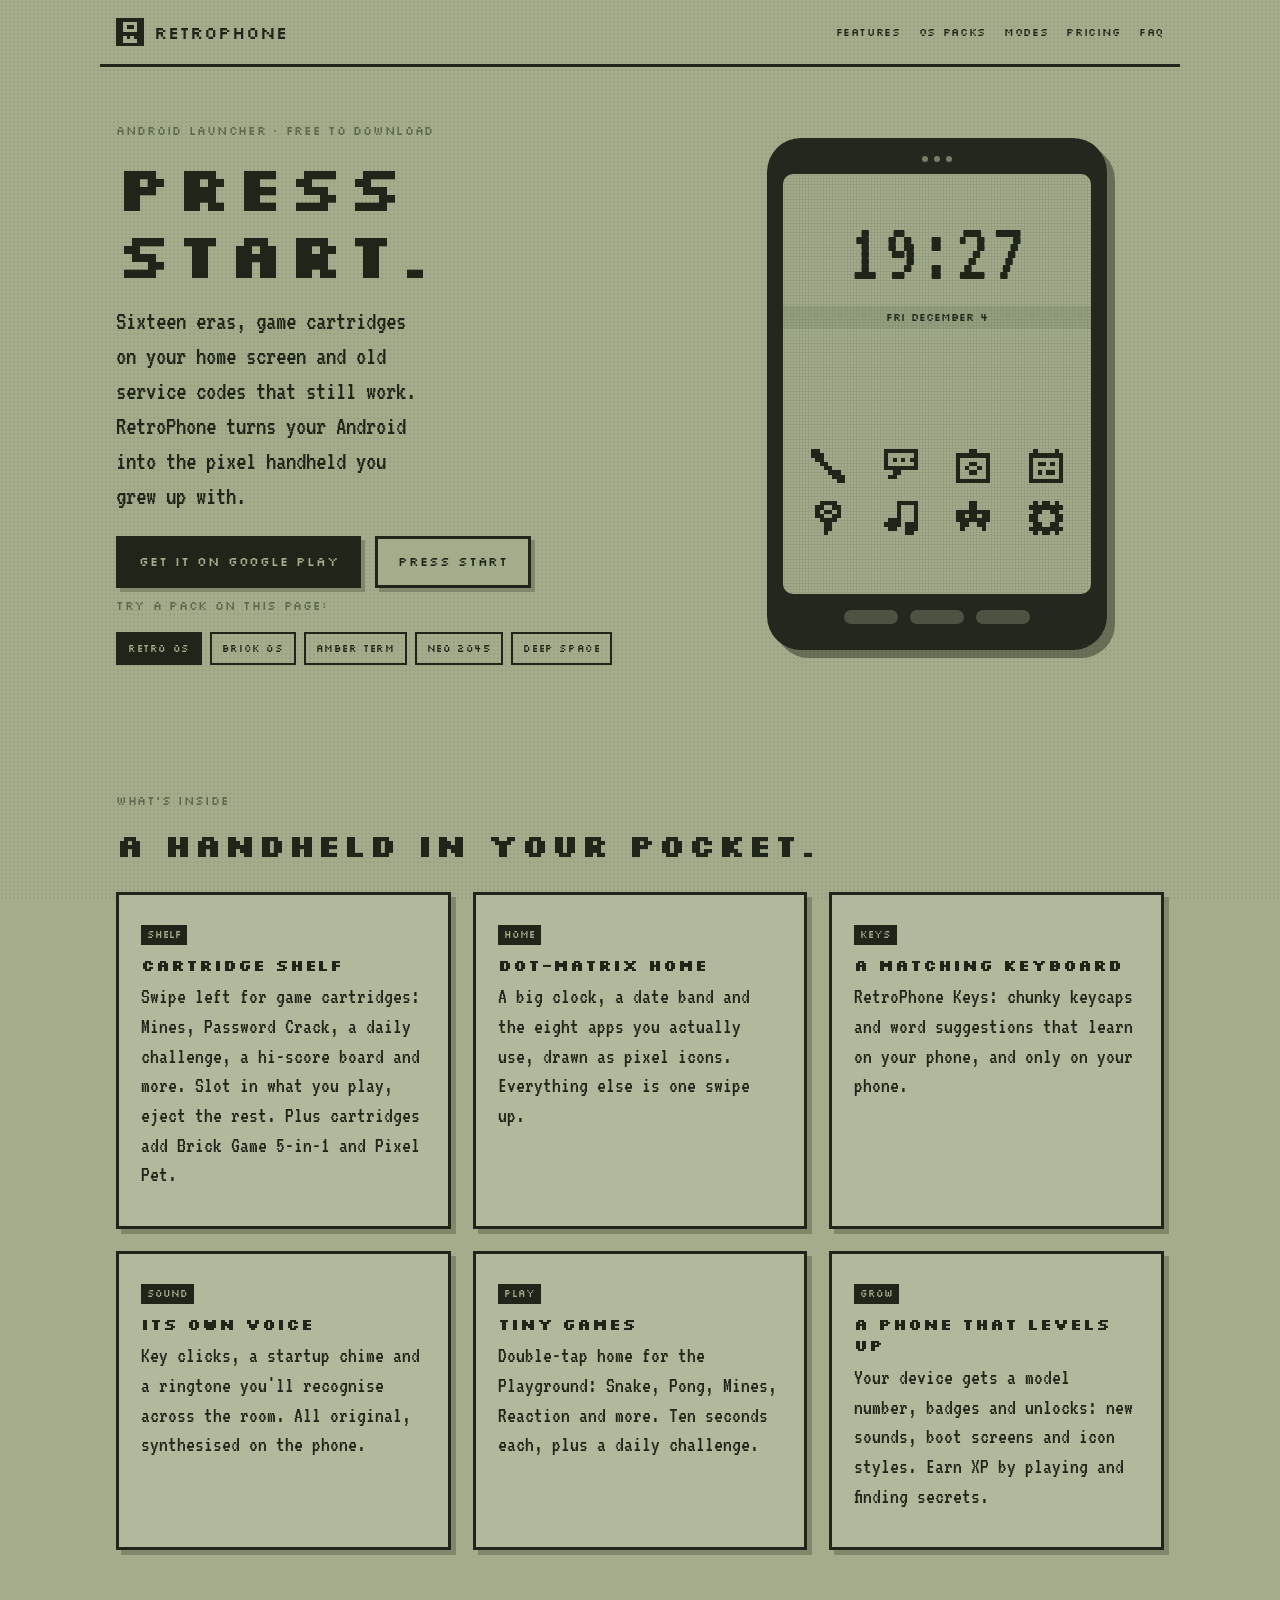
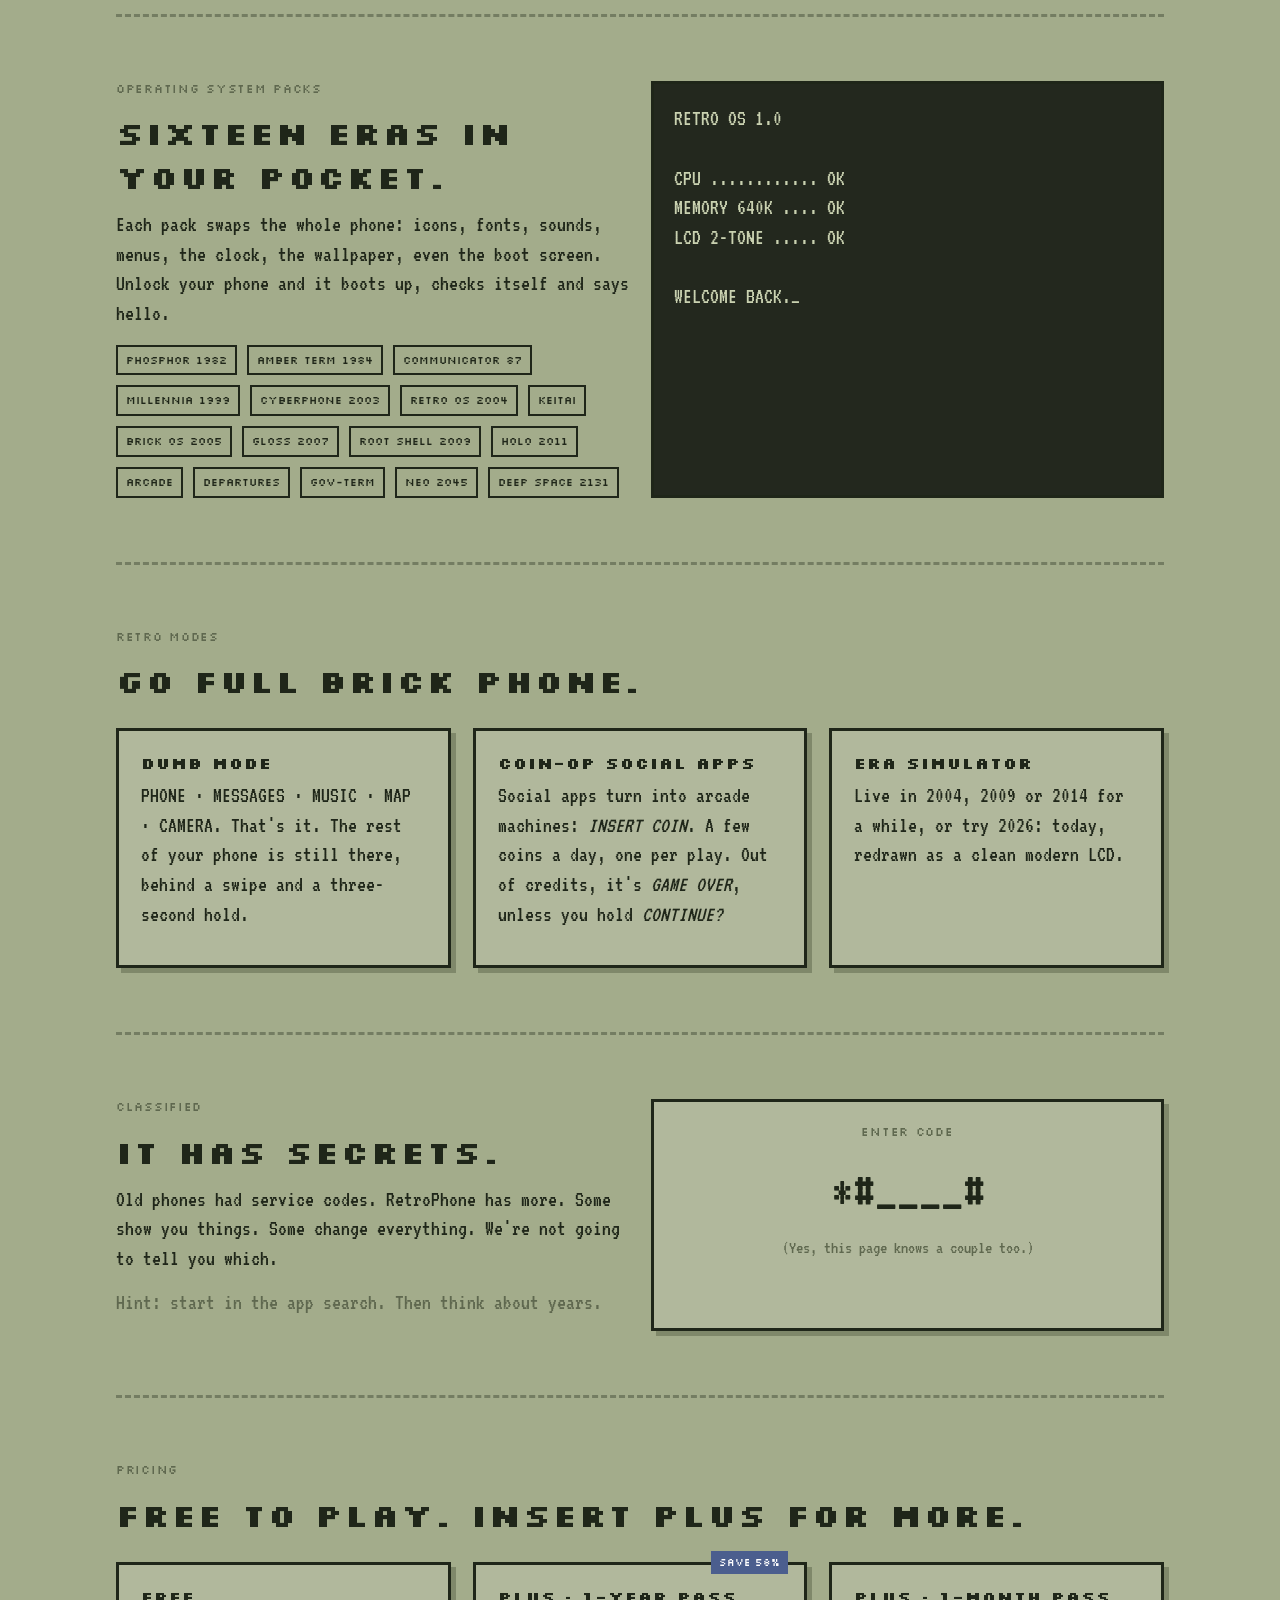
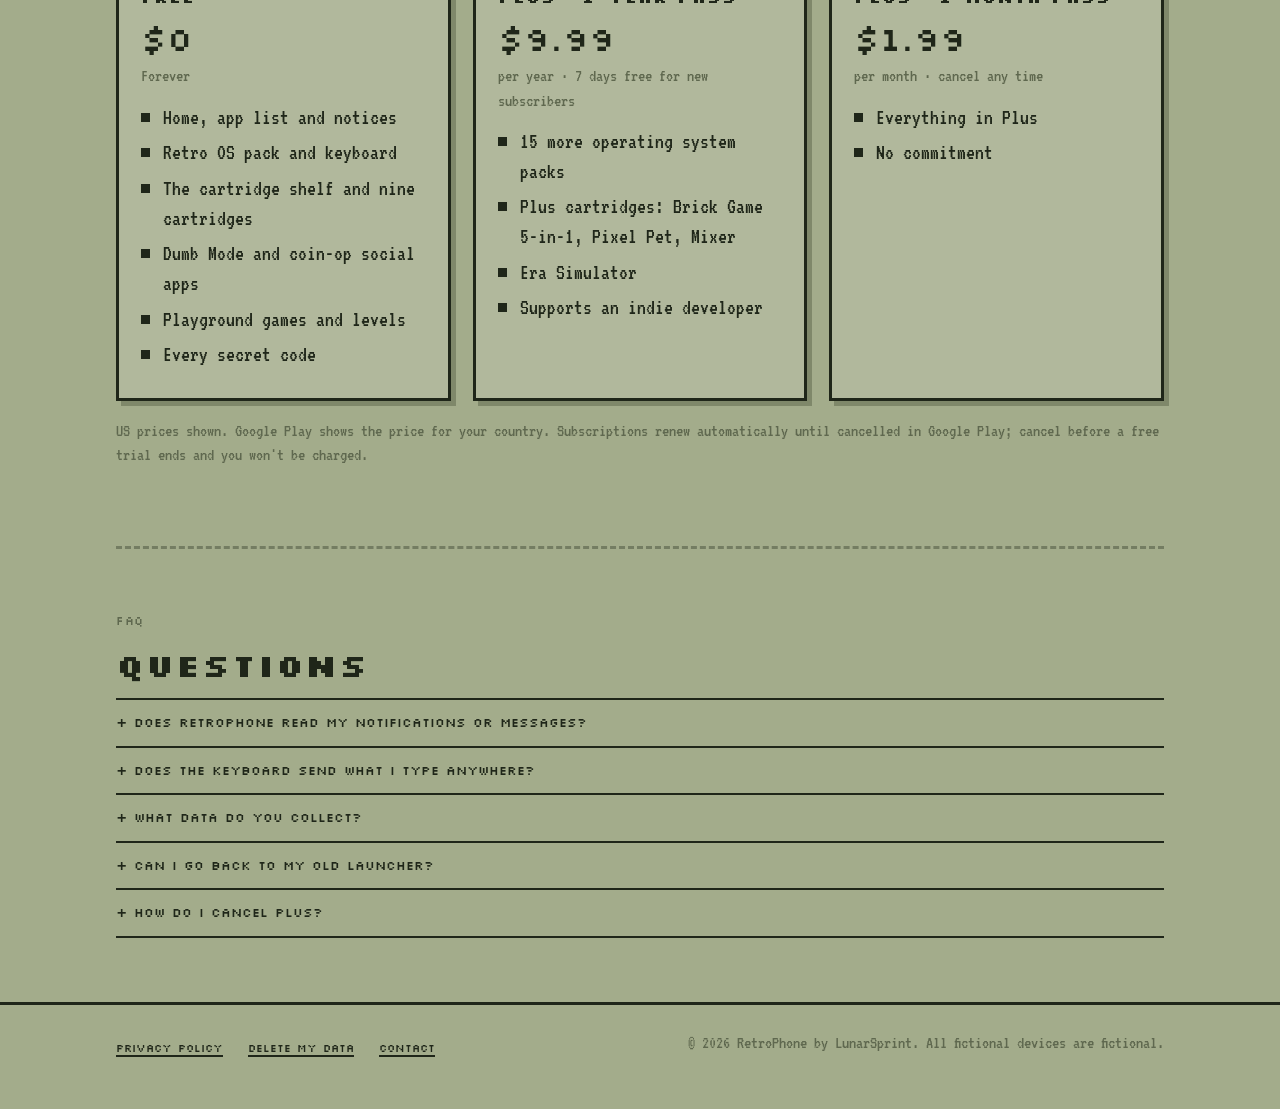
<file: index.html>
<!doctype html>
<html lang="en">
<head>
  <meta charset="utf-8">
  <meta name="viewport" content="width=device-width, initial-scale=1">
  <title>RetroPhone — press start</title>
  <meta name="description" content="RetroPhone is a retro pixel launcher for Android: 16 operating-system eras, game cartridges, tiny games, dot-matrix clocks and secret codes to find.">
  <meta property="og:title" content="RetroPhone — press start">
  <meta property="og:description" content="A retro pixel launcher for Android. 16 OS eras, game cartridges, tiny games — and secret codes.">
  <meta property="og:type" content="website">
  <meta name="theme-color" content="#a3ac8b">
  <link rel="icon" href="data:image/svg+xml,%3Csvg xmlns='http://www.w3.org/2000/svg' viewBox='0 0 8 8' shape-rendering='crispEdges'%3E%3Crect width='8' height='8' fill='%23a3ac8b'/%3E%3Cpath fill='%231f2619' d='M2 1h4v1H2zM1 2h1v4H1zM6 2h1v4H6zM2 6h4v1H2zM3 3h1v1H3zM4 4h1v1H4z'/%3E%3C/svg%3E">
  <link rel="preconnect" href="https://fonts.googleapis.com">
  <link rel="preconnect" href="https://fonts.gstatic.com" crossorigin>
  <link href="https://fonts.googleapis.com/css2?family=Silkscreen&family=VT323&display=swap" rel="stylesheet">
  <link rel="stylesheet" href="style.css">
</head>
<body>
<header class="wrap top">
  <a class="brand" href="./" aria-label="RetroPhone home">
    <svg class="brand-mark" viewBox="0 0 8 8" shape-rendering="crispEdges" aria-hidden="true"><rect width="8" height="8" fill="var(--ink)"/><path fill="var(--bg)" d="M2 1h4v1H2zM2 2h1v1H2zM5 2h1v1H5zM2 3h4v1H2zM2 5h1v1H2zM4 5h1v1H4zM2 6h4v1H2z"/></svg>
    RetroPhone
  </a>
  <nav aria-label="Main">
    <a href="#features">Features</a>
    <a href="#packs">OS packs</a>
    <a href="#modes">Modes</a>
    <a href="#pricing">Pricing</a>
    <a href="#faq">FAQ</a>
  </nav>
</header>

<main class="wrap">
  <div class="hero">
    <div>
      <p class="label">Android launcher · free to download</p>
      <h1>Press start.</h1>
      <p class="lede">Sixteen eras, game cartridges on your home screen and old service codes that still work. RetroPhone turns your Android into the pixel handheld you grew up with.</p>
      <div class="cta">
        <a class="btn primary" href="https://play.google.com/store/apps/details?id=com.retrophone.launcher">Get it on Google Play</a>
        <a class="btn" href="#features">Press start</a>
      </div>
      <p class="label">Try a pack on this page:</p>
      <div class="packs" role="group" aria-label="Preview an OS pack">
        <button class="chip" data-pack="lcd" aria-pressed="true">Retro OS</button>
        <button class="chip" data-pack="brick">Brick OS</button>
        <button class="chip" data-pack="amber">Amber Term</button>
        <button class="chip" data-pack="neo">Neo 2045</button>
        <button class="chip" data-pack="space">Deep Space</button>
      </div>
    </div>

    <div class="phone" aria-label="RetroPhone home screen preview">
      <div class="phone-top"><span></span><span></span><span></span></div>
      <div class="screen">
        <div class="clock" id="clock">12:00</div>
        <div class="dateband" id="date">SAT OCTOBER 3</div>
        <div class="icons" id="icons" aria-hidden="true"></div>
      </div>
      <div class="phone-keys" aria-hidden="true"><span></span><span></span><span></span></div>
    </div>
  </div>

  <section id="features">
    <p class="label">What's inside</p>
    <h2>A handheld in your pocket.</h2>
    <div class="grid3" style="margin-top:26px">
      <div class="frame feature">
        <span class="tag">Shelf</span>
        <h3>Cartridge shelf</h3>
        <p>Swipe left for game cartridges: Mines, Password Crack, a daily challenge, a hi-score board and more. Slot in what you play, eject the rest. Plus cartridges add Brick Game 5-in-1 and Pixel Pet.</p>
      </div>
      <div class="frame feature">
        <span class="tag">Home</span>
        <h3>Dot-matrix home</h3>
        <p>A big clock, a date band and the eight apps you actually use, drawn as pixel icons. Everything else is one swipe up.</p>
      </div>
      <div class="frame feature">
        <span class="tag">Keys</span>
        <h3>A matching keyboard</h3>
        <p>RetroPhone Keys: chunky keycaps and word suggestions that learn on your phone, and only on your phone.</p>
      </div>
      <div class="frame feature">
        <span class="tag">Sound</span>
        <h3>Its own voice</h3>
        <p>Key clicks, a startup chime and a ringtone you'll recognise across the room. All original, synthesised on the phone.</p>
      </div>
      <div class="frame feature">
        <span class="tag">Play</span>
        <h3>Tiny games</h3>
        <p>Double-tap home for the Playground: Snake, Pong, Mines, Reaction and more. Ten seconds each, plus a daily challenge.</p>
      </div>
      <div class="frame feature">
        <span class="tag">Grow</span>
        <h3>A phone that levels up</h3>
        <p>Your device gets a model number, badges and unlocks: new sounds, boot screens and icon styles. Earn XP by playing and finding secrets.</p>
      </div>
    </div>
  </section>

  <section id="packs">
    <div class="grid2">
      <div>
        <p class="label">Operating system packs</p>
        <h2>Sixteen eras in your pocket.</h2>
        <p>Each pack swaps the whole phone: icons, fonts, sounds, menus, the clock, the wallpaper, even the boot screen. Unlock your phone and it boots up, checks itself and says hello.</p>
        <div class="eras">
          <span>Phosphor 1982</span><span>Amber Term 1984</span><span>Communicator 87</span><span>Millennia 1999</span>
          <span>Cyberphone 2003</span><span>Retro OS 2004</span><span>Keitai</span><span>Brick OS 2005</span>
          <span>Gloss 2007</span><span>Root Shell 2009</span><span>Holo 2011</span><span>Arcade</span>
          <span>Departures</span><span>Gov-Term</span><span>Neo 2045</span><span>Deep Space 2131</span>
        </div>
      </div>
      <div class="terminal" aria-label="Unlock sequence example">
        RETRO OS 1.0<br><br>
        CPU ............ OK<br>
        MEMORY 640K .... OK<br>
        LCD 2-TONE ..... OK<br><br>
        WELCOME BACK.<span class="blink">_</span>
      </div>
    </div>
  </section>

  <section id="modes">
    <p class="label">Retro modes</p>
    <h2>Go full brick phone.</h2>
    <div class="grid3" style="margin-top:26px">
      <div class="frame">
        <h3>Dumb Mode</h3>
        <p>PHONE · MESSAGES · MUSIC · MAP · CAMERA. That's it. The rest of your phone is still there, behind a swipe and a three-second hold.</p>
      </div>
      <div class="frame">
        <h3>Coin-op social apps</h3>
        <p>Social apps turn into arcade machines: <em>INSERT COIN</em>. A few coins a day, one per play. Out of credits, it's <em>GAME OVER</em>, unless you hold <em>CONTINUE?</em></p>
      </div>
      <div class="frame">
        <h3>Era Simulator</h3>
        <p>Live in 2004, 2009 or 2014 for a while, or try 2026: today, redrawn as a clean modern LCD.</p>
      </div>
    </div>
  </section>

  <section id="secrets">
    <div class="grid2">
      <div>
        <p class="label">Classified</p>
        <h2>It has secrets.</h2>
        <p>Old phones had service codes. RetroPhone has more. Some show you things. Some change everything. We're not going to tell you which.</p>
        <p class="dim">Hint: start in the app search. Then think about years.</p>
      </div>
      <div class="frame" style="text-align:center">
        <p class="label">Enter code</p>
        <p style="font-family:var(--text);font-size:56px;margin:6px 0">*#____#</p>
        <p class="small dim">(Yes, this page knows a couple too.)</p>
      </div>
    </div>
  </section>

  <section id="pricing">
    <p class="label">Pricing</p>
    <h2>Free to play. Insert Plus for more.</h2>
    <div class="grid3" style="margin-top:26px">
      <div class="frame">
        <h3>Free</h3>
        <p class="price">$0</p>
        <p class="dim small">Forever</p>
        <ul class="ticks">
          <li>Home, app list and notices</li>
          <li>Retro OS pack and keyboard</li>
          <li>The cartridge shelf and nine cartridges</li>
          <li>Dumb Mode and coin-op social apps</li>
          <li>Playground games and levels</li>
          <li>Every secret code</li>
        </ul>
      </div>
      <div class="frame best">
        <span class="flag">Save 58%</span>
        <h3>Plus · 1-year pass</h3>
        <p class="price">$9.99</p>
        <p class="dim small">per year · 7 days free for new subscribers</p>
        <ul class="ticks">
          <li>15 more operating system packs</li>
          <li>Plus cartridges: Brick Game 5-in-1, Pixel Pet, Mixer</li>
          <li>Era Simulator</li>
          <li>Supports an indie developer</li>
        </ul>
      </div>
      <div class="frame">
        <h3>Plus · 1-month pass</h3>
        <p class="price">$1.99</p>
        <p class="dim small">per month · cancel any time</p>
        <ul class="ticks">
          <li>Everything in Plus</li>
          <li>No commitment</li>
        </ul>
      </div>
    </div>
    <p class="small dim" style="margin-top:18px">US prices shown. Google Play shows the price for your country. Subscriptions renew automatically until cancelled in Google Play; cancel before a free trial ends and you won't be charged.</p>
  </section>

  <section id="faq">
    <p class="label">FAQ</p>
    <h2>Questions</h2>
    <details>
      <summary>Does RetroPhone read my notifications or messages?</summary>
      <p>Only if you allow notification access, and only to show them in the retro panel and control music. They stay on your phone. They are never uploaded, logged or analysed.</p>
    </details>
    <details>
      <summary>Does the keyboard send what I type anywhere?</summary>
      <p>No. Suggestions are learned on your phone and stored on your phone. The keyboard never sends anything over the internet, and nothing you type is ever collected.</p>
    </details>
    <details>
      <summary>What data do you collect?</summary>
      <p>Crash logs and play stats, tied to a random install ID, so we can fix bugs and see which packs and games get played. Never your apps, notifications, searches or what you type. You can switch it off in Settings → System → Privacy. Read the <a href="privacy.html">privacy policy</a>.</p>
    </details>
    <details>
      <summary>Can I go back to my old launcher?</summary>
      <p>Any time. Settings → System → Change home app, or pick another launcher in Android's settings. Uninstalling RetroPhone removes everything it stored on your phone. To delete anonymous statistics too, use the <a href="delete-data.html">data deletion form</a>.</p>
    </details>
    <details>
      <summary>How do I cancel Plus?</summary>
      <p>In Google Play: Profile → Payments &amp; subscriptions → Subscriptions → RetroPhone Plus. You keep Plus until the end of the period you paid for.</p>
    </details>
  </section>
</main>

<footer>
  <div class="wrap row">
    <div>
      <a href="privacy.html">Privacy policy</a>
      <a href="delete-data.html">Delete my data</a>
      <a href="mailto:lunarsprintapps@gmail.com">Contact</a>
    </div>
    <p class="small dim">© <span id="year">2026</span> RetroPhone by LunarSprint. All fictional devices are fictional.</p>
  </div>
</footer>

<script>
  // OS packs: the same palettes as the app.
  const PACKS = {
    lcd:   { bg: "#a3ac8b", ink: "#1f2619", dim: "#5f684f", shadow: "#7f886a", accent: "#4b5e8e", body: "#23281e", onBody: "#c9d1b0" },
    brick: { bg: "#8fb8a2", ink: "#0f2a20", dim: "#3f6a58", shadow: "#6e9988", accent: "#1f4e79", body: "#1b2a24", onBody: "#b9d6c7" },
    amber: { bg: "#15100a", ink: "#ffb347", dim: "#b07a35", shadow: "#4a3212", accent: "#ffd98a", body: "#2a2116", onBody: "#ffb347" },
    neo:   { bg: "#14092a", ink: "#ff6ec7", dim: "#a865b8", shadow: "#2a1240", accent: "#4df3ff", body: "#2a1747", onBody: "#ff6ec7" },
    space: { bg: "#02060b", ink: "#8ef5e3", dim: "#4a9c94", shadow: "#071a1d", accent: "#ff8a3d", body: "#0d1f24", onBody: "#8ef5e3" },
    elite: { bg: "#050505", ink: "#00ffc8", dim: "#16a084", shadow: "#0a1f1a", accent: "#ff2e88", body: "#111", onBody: "#00ffc8" },
    y2k:   { bg: "#0e7c7b", ink: "#f4f1e8", dim: "#a9dad6", shadow: "#07504f", accent: "#ffd447", body: "#c8c3b4", onBody: "#1b1b1b" },
  };
  function applyPack(id) {
    const p = PACKS[id]; if (!p) return;
    const r = document.documentElement.style;
    r.setProperty("--bg", p.bg); r.setProperty("--ink", p.ink); r.setProperty("--dim", p.dim);
    r.setProperty("--shadow", p.shadow); r.setProperty("--accent", p.accent);
    r.setProperty("--body", p.body); r.setProperty("--on-body", p.onBody);
    document.querySelector('meta[name="theme-color"]').content = p.bg;
    document.querySelectorAll(".chip").forEach(c => c.setAttribute("aria-pressed", String(c.dataset.pack === id)));
  }
  document.querySelectorAll(".chip").forEach(c => c.addEventListener("click", () => applyPack(c.dataset.pack)));

  // Pixel icons: phone, messages, camera, calendar, map, music, games, settings (8x8).
  const GLYPHS = [
    ["11000000","11100000","01100000","00110000","00011000","00001110","00000111","00000011"],
    ["11111111","10000001","10101011","10000001","11111111","00110000","01100000","00000000"],
    ["00011000","11111111","10000001","10011001","10100101","10011001","10000001","11111111"],
    ["01000010","11111111","10000001","10110101","10000001","10101101","10000001","11111111"],
    ["00111100","01100110","01011010","01100110","00111100","00011000","00011000","00010000"],
    ["00011111","00010001","00010001","00010001","01110001","11110111","01100111","00000110"],
    ["00011000","00011000","11111111","11011011","11111111","01100110","01000010","00000000"],
    ["01011010","11111111","01100110","11000011","11000011","01100110","11111111","01011010"],
  ];
  document.getElementById("icons").innerHTML = GLYPHS.map(rows => {
    let r = "";
    rows.forEach((row, y) => [...row].forEach((b, x) => { if (b === "1") r += `<rect x="${x}" y="${y}" width="1" height="1"/>`; }));
    return `<svg viewBox="0 0 8 8" shape-rendering="crispEdges">${r}</svg>`;
  }).join("");

  // Live clock + date band.
  const DAYS = ["SUN","MON","TUE","WED","THU","FRI","SAT"];
  const MONTHS = ["JANUARY","FEBRUARY","MARCH","APRIL","MAY","JUNE","JULY","AUGUST","SEPTEMBER","OCTOBER","NOVEMBER","DECEMBER"];
  function tick() {
    const d = new Date();
    document.getElementById("clock").textContent = String(d.getHours()).padStart(2, "0") + ":" + String(d.getMinutes()).padStart(2, "0");
    document.getElementById("date").textContent = `${DAYS[d.getDay()]} ${MONTHS[d.getMonth()]} ${d.getDate()}`;
  }
  tick(); setInterval(tick, 10000);
  document.getElementById("year").textContent = new Date().getFullYear();

  // A couple of codes work here too. Type them anywhere on the page.
  let typed = "";
  document.addEventListener("keydown", e => {
    if (e.target.closest("input, textarea")) return;
    typed = (typed + e.key).slice(-10);
    if (typed.endsWith("*#1337#")) applyPack("elite");
    if (typed.endsWith("*#1999#")) applyPack("y2k");
    if (typed.endsWith("*#0#")) applyPack("lcd");
  });
</script>
</body>
</html>
</file>
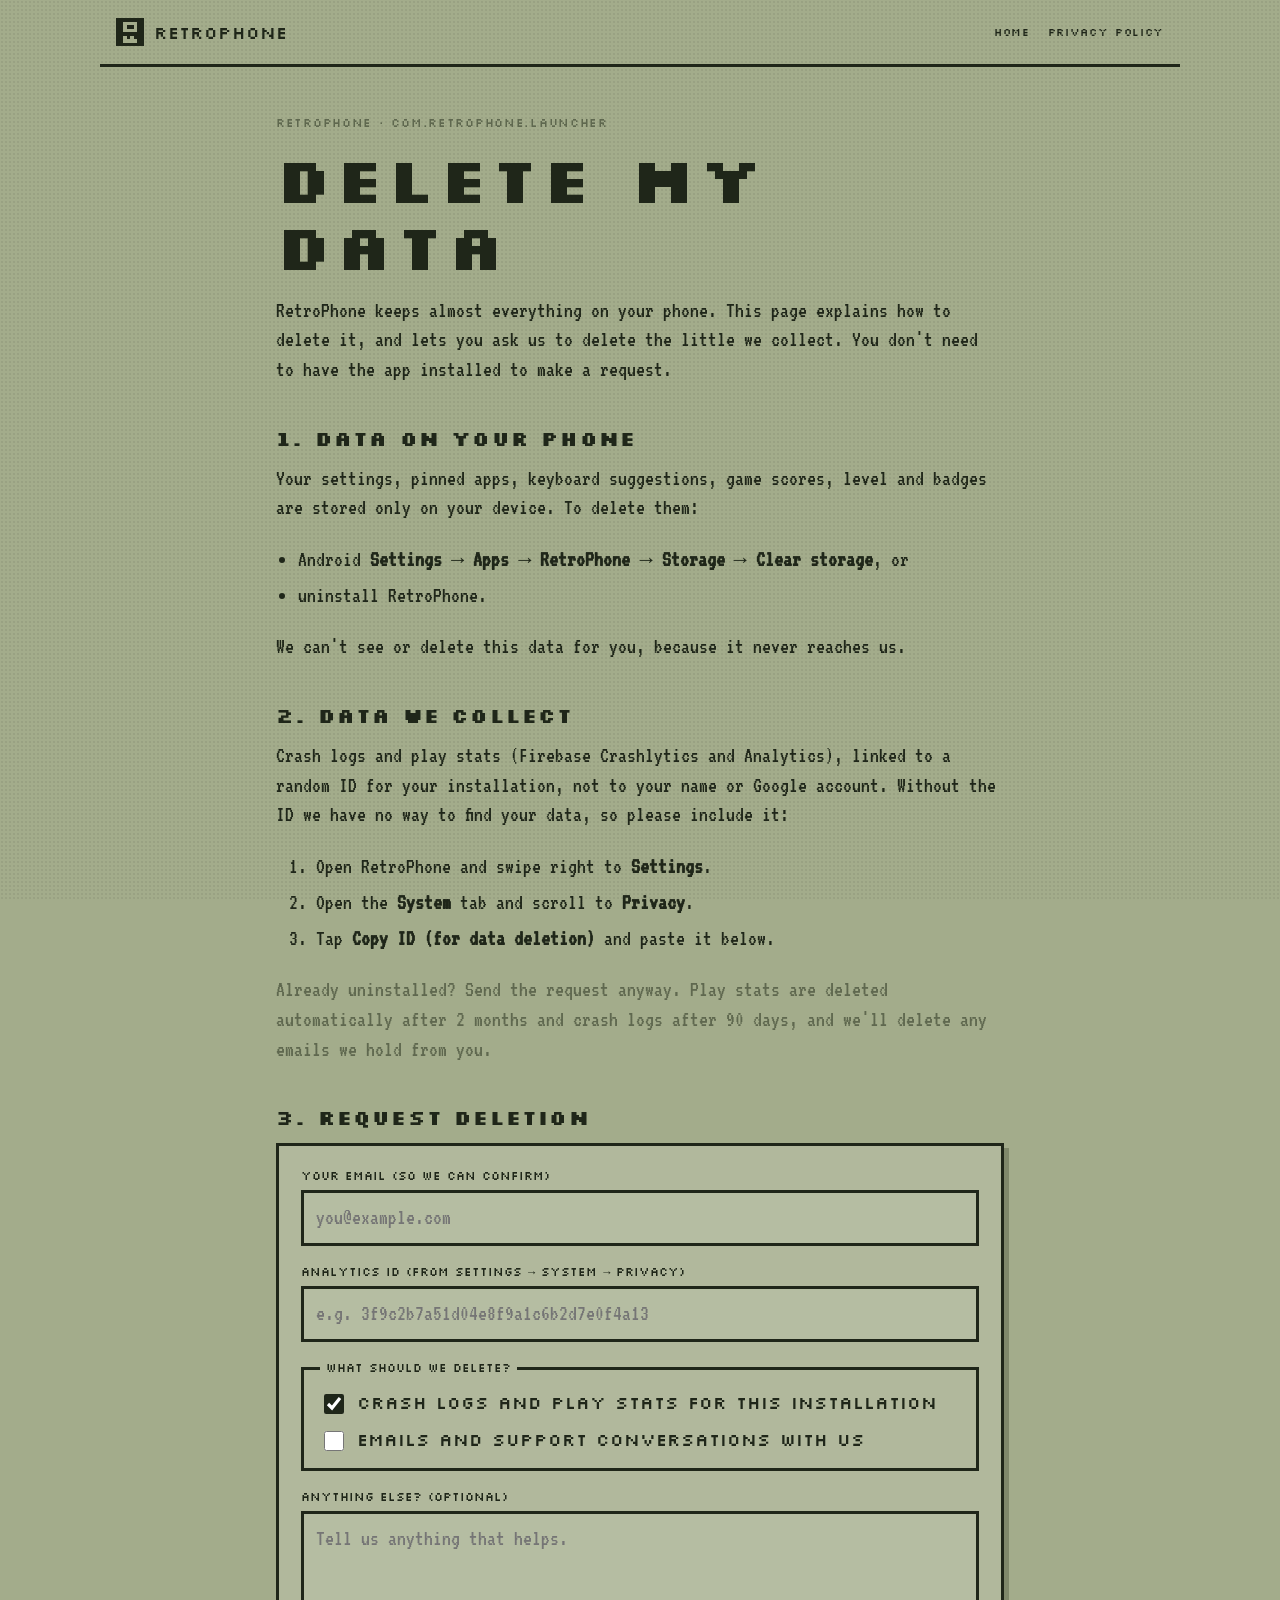
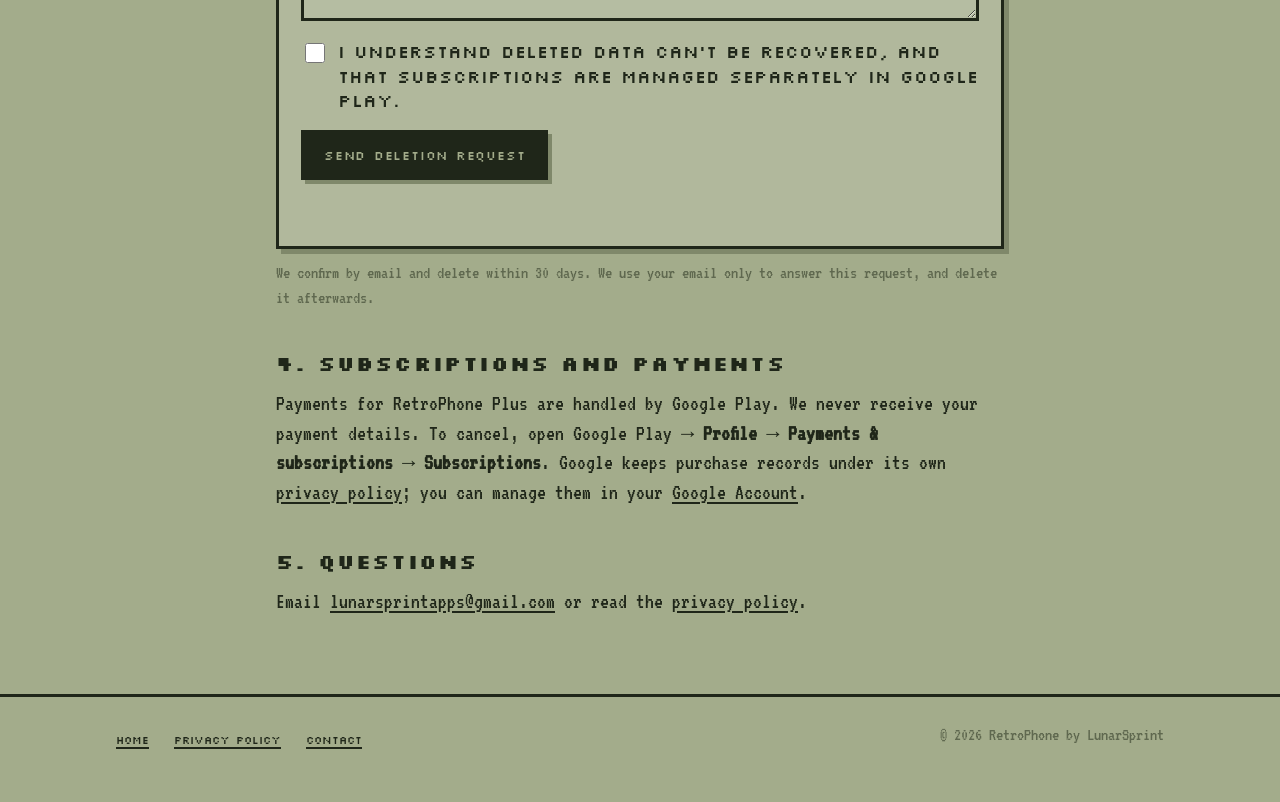
<file: delete-data.html>
<!doctype html>
<html lang="en">
<head>
  <meta charset="utf-8">
  <meta name="viewport" content="width=device-width, initial-scale=1">
  <title>Delete My Data — RetroPhone</title>
  <meta name="description" content="Request deletion of data collected by the RetroPhone launcher.">
  <meta name="theme-color" content="#a3ac8b">
  <link rel="preconnect" href="https://fonts.googleapis.com">
  <link rel="preconnect" href="https://fonts.gstatic.com" crossorigin>
  <link href="https://fonts.googleapis.com/css2?family=Silkscreen&family=VT323&display=swap" rel="stylesheet">
  <link rel="stylesheet" href="style.css">
</head>
<body>
<header class="wrap top">
  <a class="brand" href="./">
    <svg class="brand-mark" viewBox="0 0 8 8" shape-rendering="crispEdges" aria-hidden="true"><rect width="8" height="8" fill="var(--ink)"/><path fill="var(--bg)" d="M2 1h4v1H2zM2 2h1v1H2zM5 2h1v1H5zM2 3h4v1H2zM2 5h1v1H2zM4 5h1v1H4zM2 6h4v1H2z"/></svg>
    RetroPhone
  </a>
  <nav aria-label="Main">
    <a href="./">Home</a>
    <a href="privacy.html">Privacy policy</a>
  </nav>
</header>

<main class="wrap doc">
  <p class="label">RetroPhone · com.retrophone.launcher</p>
  <h1>Delete my data</h1>
  <p>RetroPhone keeps almost everything on your phone. This page explains how to delete it, and lets you ask us to delete the little we collect. You don't need to have the app installed to make a request.</p>

  <h2>1. Data on your phone</h2>
  <p>Your settings, pinned apps, keyboard suggestions, game scores, level and badges are stored only on your device. To delete them:</p>
  <ul>
    <li>Android <strong>Settings → Apps → RetroPhone → Storage → Clear storage</strong>, or</li>
    <li>uninstall RetroPhone.</li>
  </ul>
  <p>We can't see or delete this data for you, because it never reaches us.</p>

  <h2>2. Data we collect</h2>
  <p>Crash logs and play stats (Firebase Crashlytics and Analytics), linked to a random ID for your installation, not to your name or Google account. Without the ID we have no way to find your data, so please include it:</p>
  <ol>
    <li>Open RetroPhone and swipe right to <strong>Settings</strong>.</li>
    <li>Open the <strong>System</strong> tab and scroll to <strong>Privacy</strong>.</li>
    <li>Tap <strong>Copy ID (for data deletion)</strong> and paste it below.</li>
  </ol>
  <p class="dim">Already uninstalled? Send the request anyway. Play stats are deleted automatically after 2 months and crash logs after 90 days, and we'll delete any emails we hold from you.</p>

  <h2>3. Request deletion</h2>
  <div class="frame">
    <form id="deletion" novalidate>
      <label>
        <span>Your email (so we can confirm)</span>
        <input type="email" name="email" id="email" required autocomplete="email" placeholder="you@example.com">
      </label>
      <label>
        <span>Analytics ID (from Settings → System → Privacy)</span>
        <input type="text" name="analytics_id" id="analytics_id" autocomplete="off" spellcheck="false" placeholder="e.g. 3f9c2b7a51d04e8f9a1c6b2d7e0f4a13">
      </label>
      <fieldset>
        <legend>What should we delete?</legend>
        <label class="check"><input type="checkbox" name="scope" value="Analytics and crash data" checked> <span class="small">Crash logs and play stats for this installation</span></label>
        <label class="check"><input type="checkbox" name="scope" value="Support emails"> <span class="small">Emails and support conversations with us</span></label>
      </fieldset>
      <label>
        <span>Anything else? (optional)</span>
        <textarea name="message" id="message" placeholder="Tell us anything that helps."></textarea>
      </label>
      <input class="hp" type="text" name="website" id="website" tabindex="-1" autocomplete="off" aria-hidden="true">
      <label class="check">
        <input type="checkbox" id="confirm" required>
        <span class="small">I understand deleted data can't be recovered, and that subscriptions are managed separately in Google Play.</span>
      </label>
      <div class="cta" style="margin:0">
        <button class="btn primary" type="submit">Send deletion request</button>
      </div>
      <p class="status" id="status" role="status" aria-live="polite"></p>
    </form>
  </div>
  <p class="small dim" style="margin-top:12px">We confirm by email and delete within 30 days. We use your email only to answer this request, and delete it afterwards.</p>

  <h2>4. Subscriptions and payments</h2>
  <p>Payments for RetroPhone Plus are handled by Google Play. We never receive your payment details. To cancel, open Google Play → <strong>Profile → Payments &amp; subscriptions → Subscriptions</strong>. Google keeps purchase records under its own <a href="https://policies.google.com/privacy">privacy policy</a>; you can manage them in your <a href="https://myaccount.google.com/">Google Account</a>.</p>

  <h2>5. Questions</h2>
  <p>Email <a href="mailto:lunarsprintapps@gmail.com">lunarsprintapps@gmail.com</a> or read the <a href="privacy.html">privacy policy</a>.</p>
</main>

<footer>
  <div class="wrap row">
    <div>
      <a href="./">Home</a>
      <a href="privacy.html">Privacy policy</a>
      <a href="mailto:lunarsprintapps@gmail.com">Contact</a>
    </div>
    <p class="small dim">© 2026 RetroPhone by LunarSprint</p>
  </div>
</footer>

<script>
  // Where requests go. With FORM_ENDPOINT empty, the visitor's email app opens with the request
  // filled in. To receive requests without email, set FORM_ENDPOINT to a form-backend URL that
  // accepts JSON POSTs (e.g. a Formspree form or your own endpoint).
  const CONTACT_EMAIL = "lunarsprintapps@gmail.com";
  const FORM_ENDPOINT = "";

  const form = document.getElementById("deletion");
  const status = document.getElementById("status");

  form.addEventListener("submit", async e => {
    e.preventDefault();
    if (document.getElementById("website").value) return; // bots fill hidden fields
    const email = document.getElementById("email").value.trim();
    const id = document.getElementById("analytics_id").value.trim();
    const scope = [...form.querySelectorAll('input[name="scope"]:checked')].map(c => c.value);
    const message = document.getElementById("message").value.trim();

    if (!/^[^\s@]+@[^\s@]+\.[^\s@]+$/.test(email)) { status.textContent = "Please enter a valid email."; return; }
    if (!scope.length) { status.textContent = "Pick at least one thing to delete."; return; }
    if (!document.getElementById("confirm").checked) { status.textContent = "Please tick the confirmation box."; return; }

    const request = {
      app: "RetroPhone (com.retrophone.launcher)",
      email, analytics_id: id || "(not provided)", delete: scope, message,
      submitted: new Date().toISOString(),
    };

    if (FORM_ENDPOINT) {
      status.textContent = "Sending...";
      try {
        const res = await fetch(FORM_ENDPOINT, {
          method: "POST",
          headers: { "Content-Type": "application/json", "Accept": "application/json" },
          body: JSON.stringify(request),
        });
        if (!res.ok) throw new Error(res.status);
        form.reset();
        status.textContent = "Request received. We'll confirm by email within 30 days.";
      } catch {
        status.textContent = "Couldn't send. Please email " + CONTACT_EMAIL + " instead.";
      }
      return;
    }

    const body = [
      "Please delete my RetroPhone data.",
      "",
      "Email: " + email,
      "Analytics ID: " + request.analytics_id,
      "Delete: " + scope.join(", "),
      message ? "Message: " + message : "",
    ].filter(Boolean).join("\n");
    location.href = "mailto:" + CONTACT_EMAIL +
      "?subject=" + encodeURIComponent("RetroPhone data deletion request") +
      "&body=" + encodeURIComponent(body);
    status.textContent = "Your email app should open with the request filled in. Press send to finish.";
  });
</script>
</body>
</html>
</file>
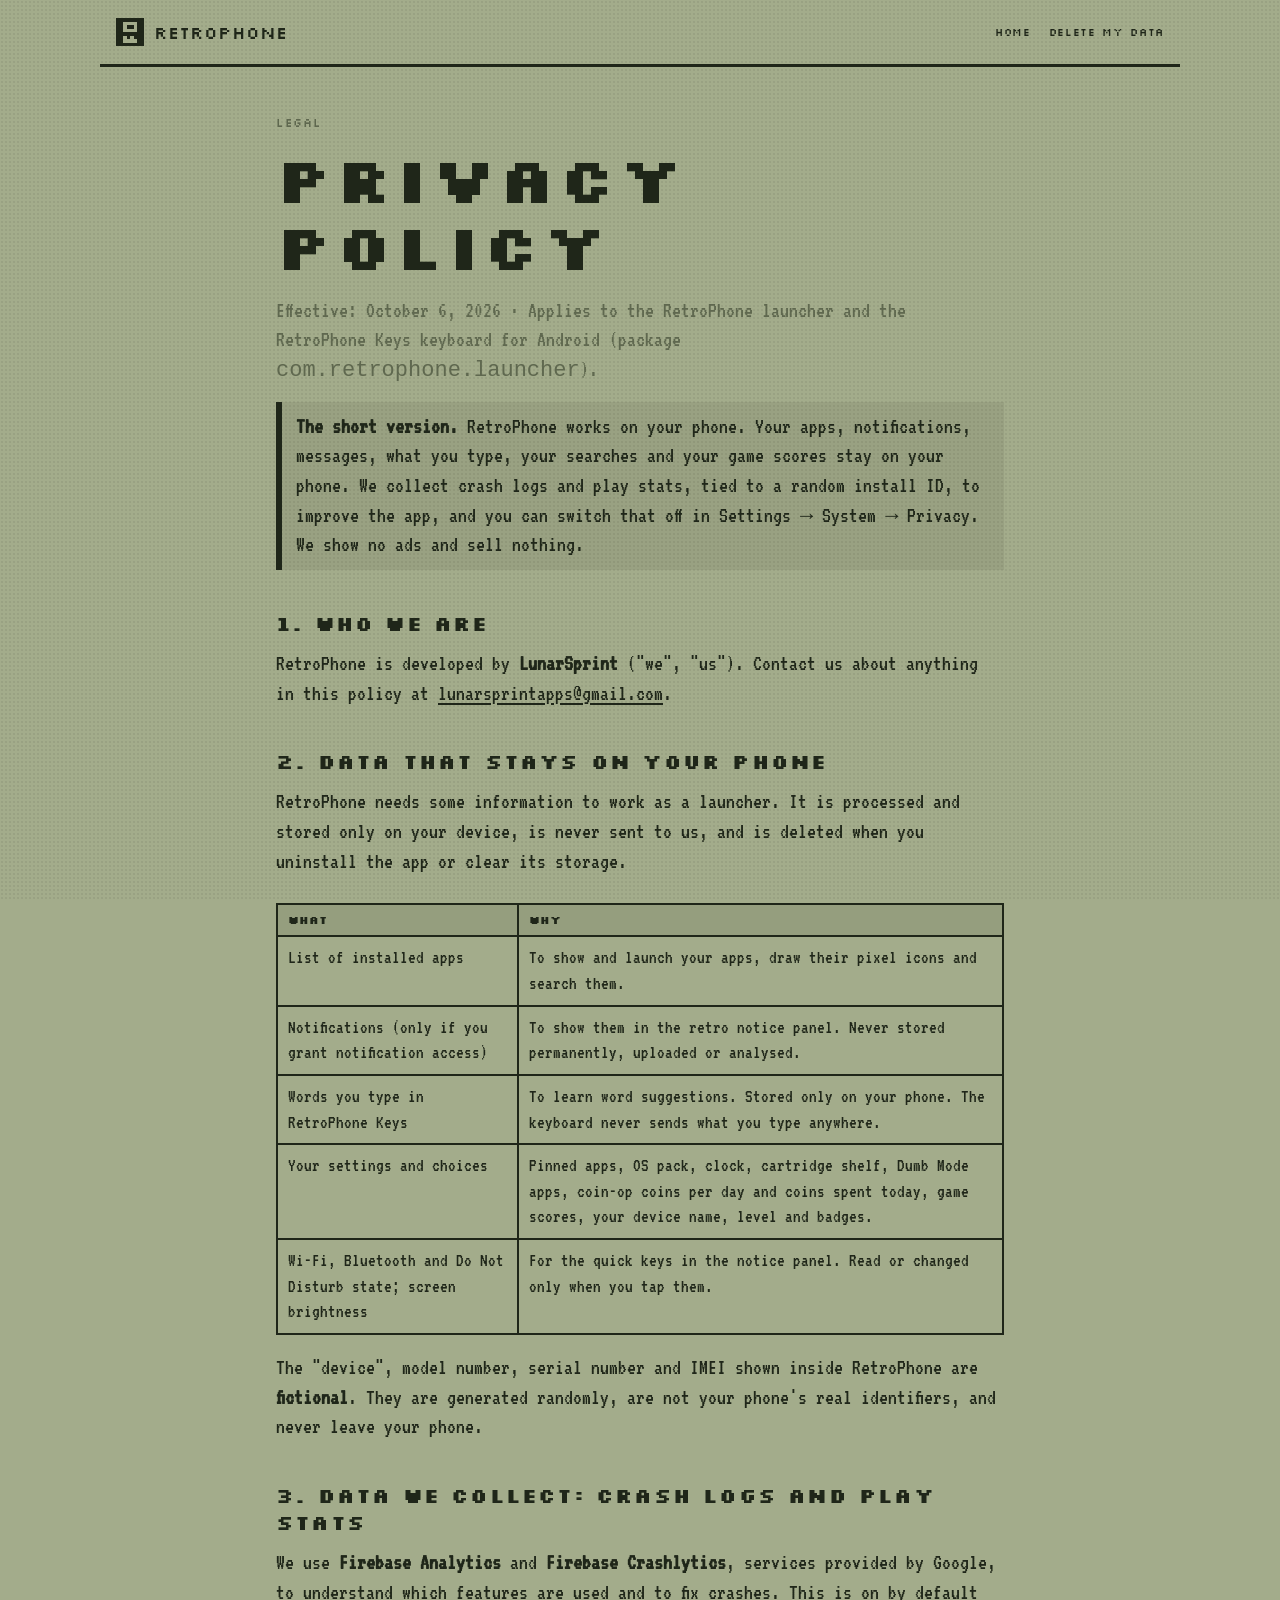
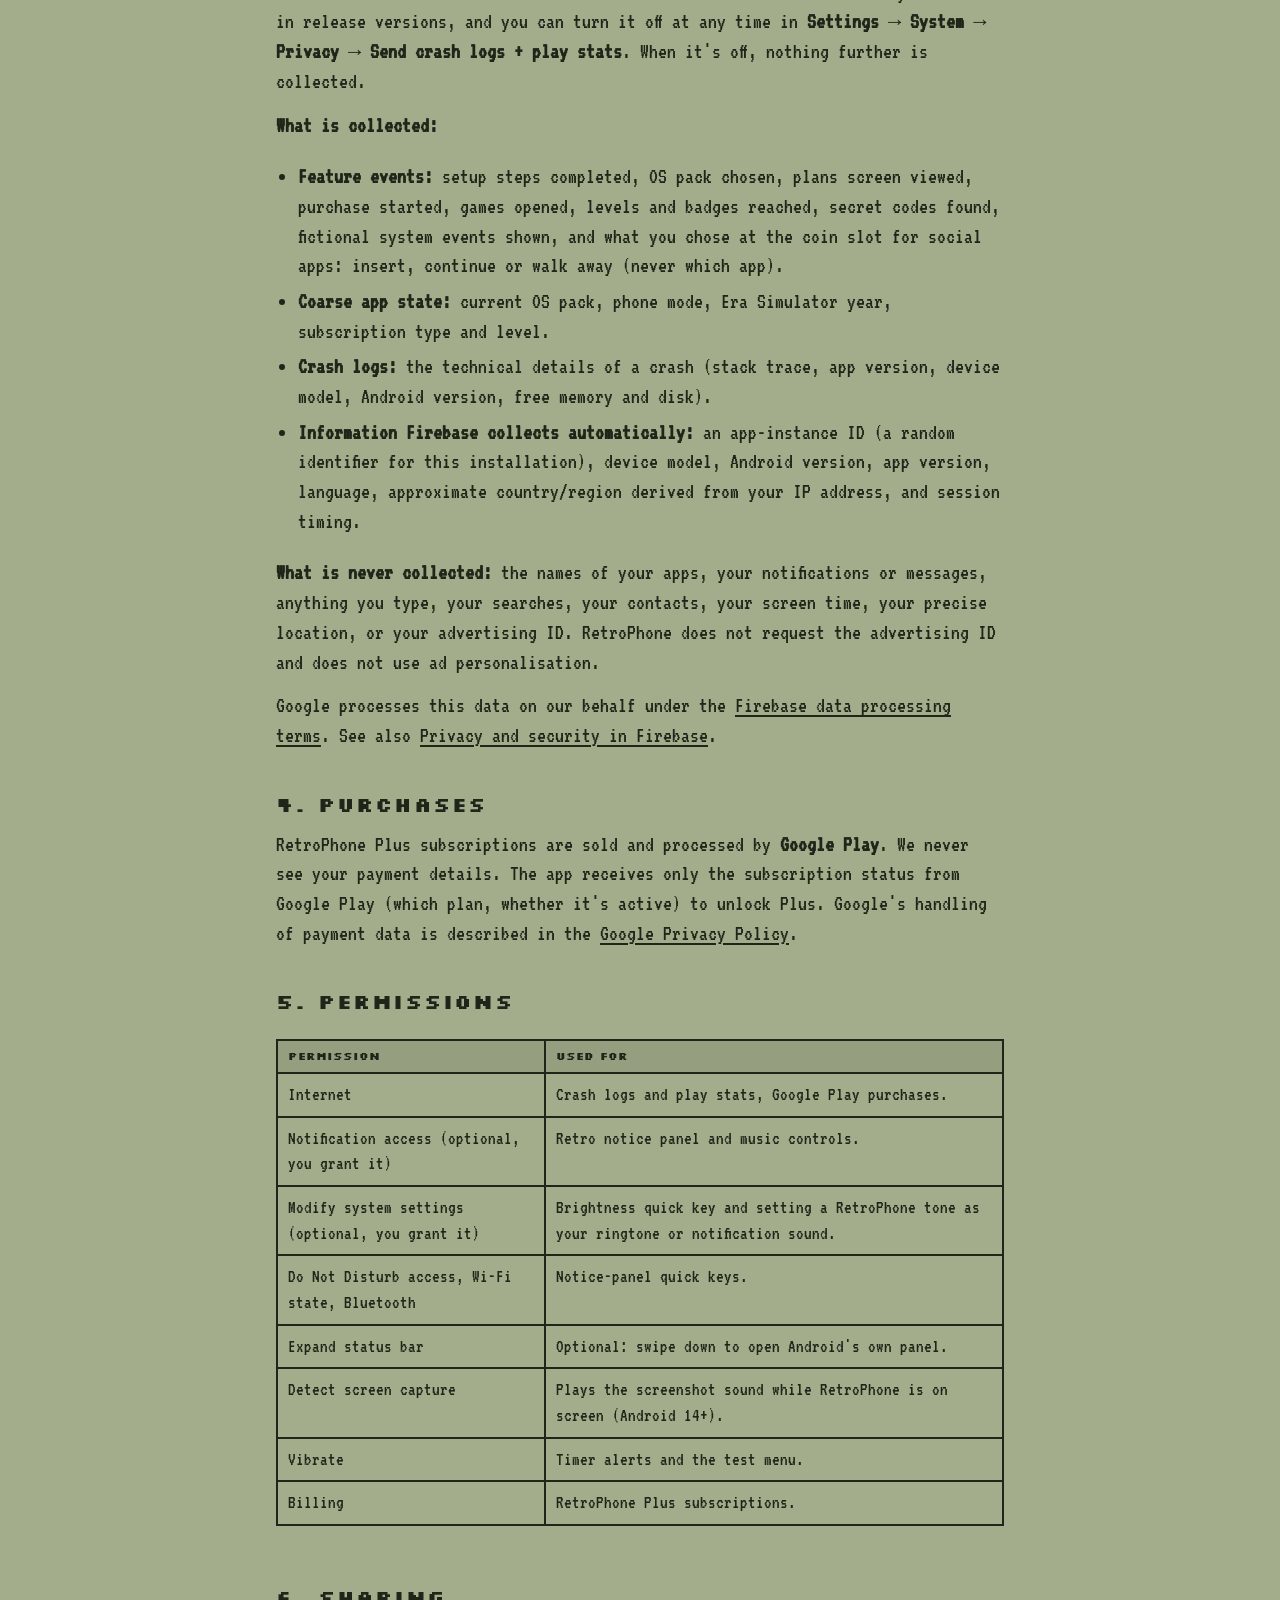
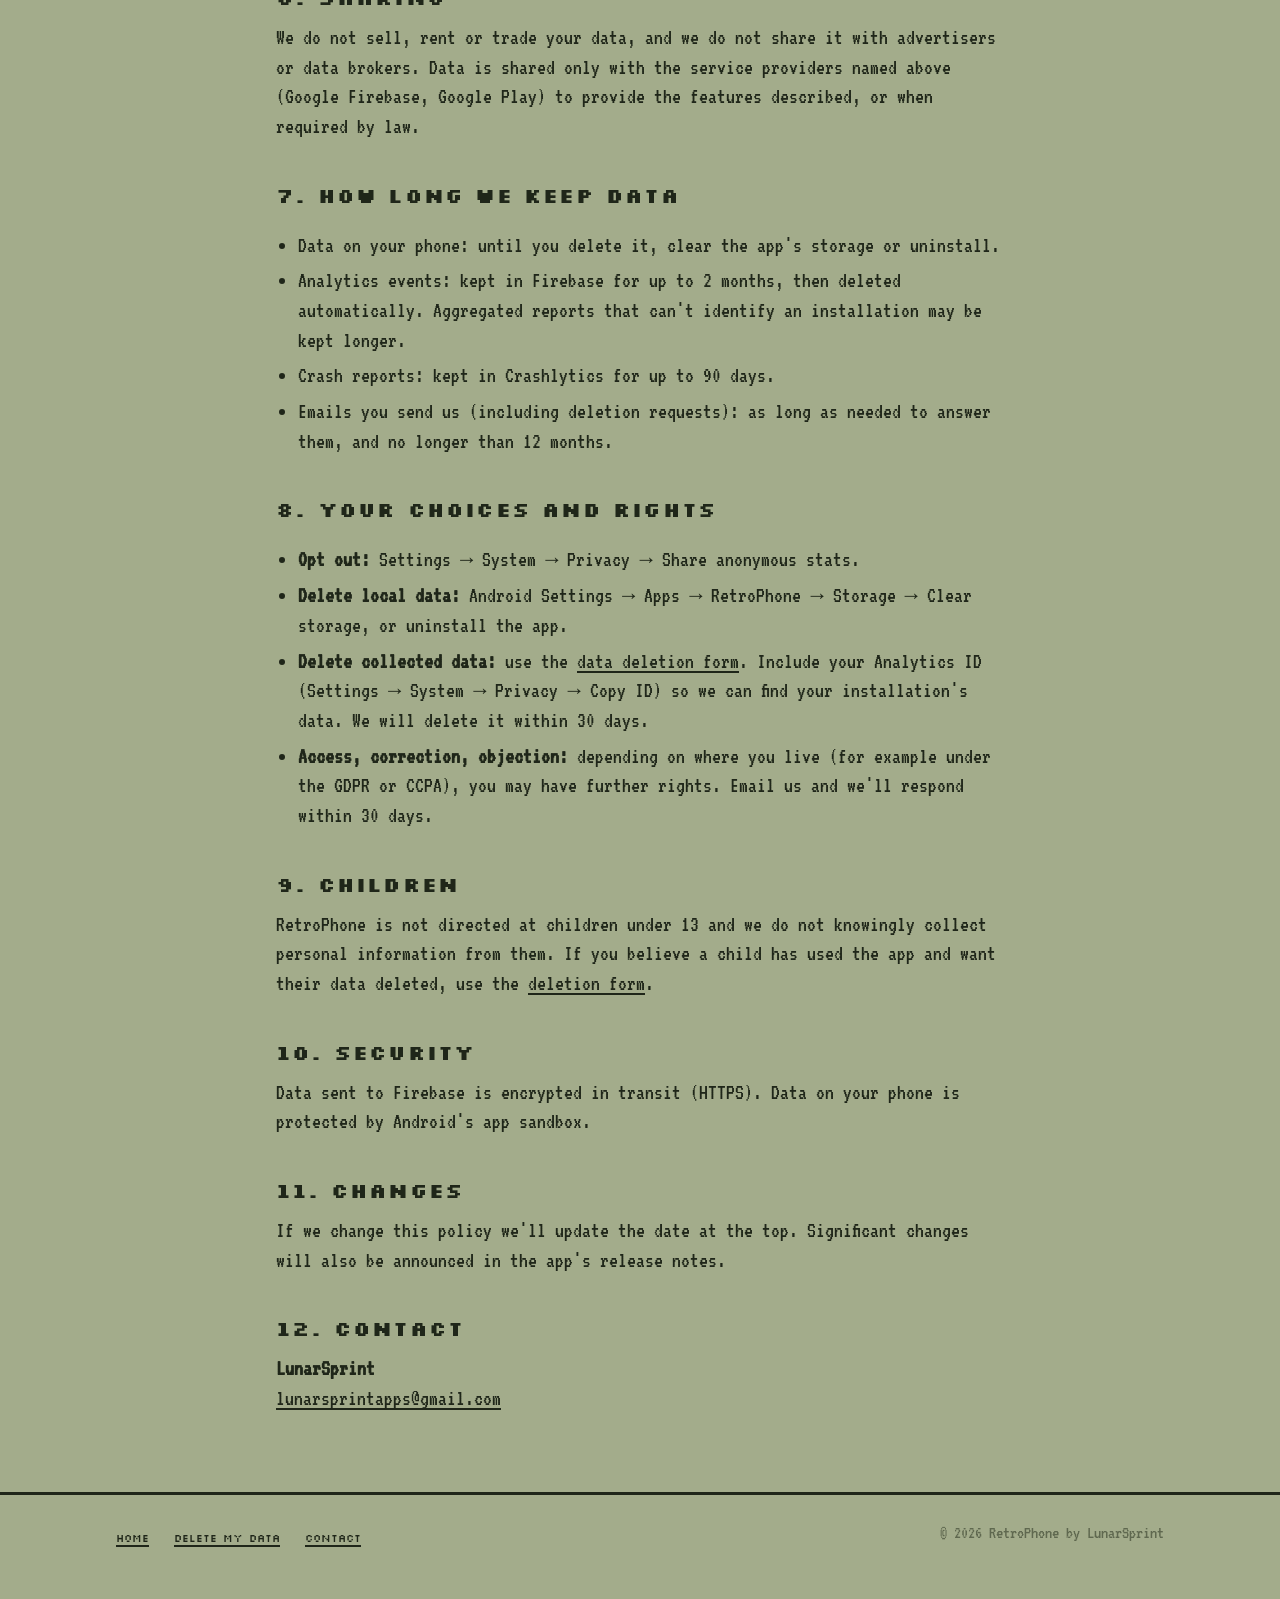
<file: privacy.html>
<!doctype html>
<html lang="en">
<head>
  <meta charset="utf-8">
  <meta name="viewport" content="width=device-width, initial-scale=1">
  <title>Privacy Policy — RetroPhone</title>
  <meta name="description" content="How the RetroPhone launcher and RetroPhone Keys keyboard handle your data.">
  <meta name="theme-color" content="#a3ac8b">
  <link rel="preconnect" href="https://fonts.googleapis.com">
  <link rel="preconnect" href="https://fonts.gstatic.com" crossorigin>
  <link href="https://fonts.googleapis.com/css2?family=Silkscreen&family=VT323&display=swap" rel="stylesheet">
  <link rel="stylesheet" href="style.css">
</head>
<body>
<header class="wrap top">
  <a class="brand" href="./">
    <svg class="brand-mark" viewBox="0 0 8 8" shape-rendering="crispEdges" aria-hidden="true"><rect width="8" height="8" fill="var(--ink)"/><path fill="var(--bg)" d="M2 1h4v1H2zM2 2h1v1H2zM5 2h1v1H5zM2 3h4v1H2zM2 5h1v1H2zM4 5h1v1H4zM2 6h4v1H2z"/></svg>
    RetroPhone
  </a>
  <nav aria-label="Main">
    <a href="./">Home</a>
    <a href="delete-data.html">Delete my data</a>
  </nav>
</header>

<main class="wrap doc">
  <p class="label">Legal</p>
  <h1>Privacy policy</h1>
  <p class="dim">Effective: October 6, 2026 · Applies to the RetroPhone launcher and the RetroPhone Keys keyboard for Android (package <code>com.retrophone.launcher</code>).</p>

  <div class="note">
    <strong>The short version.</strong> RetroPhone works on your phone. Your apps, notifications, messages, what you type, your searches and your game scores stay on your phone. We collect crash logs and play stats, tied to a random install ID, to improve the app, and you can switch that off in Settings → System → Privacy. We show no ads and sell nothing.
  </div>

  <h2>1. Who we are</h2>
  <p>RetroPhone is developed by <strong>LunarSprint</strong> ("we", "us"). Contact us about anything in this policy at <a href="mailto:lunarsprintapps@gmail.com">lunarsprintapps@gmail.com</a>.</p>

  <h2>2. Data that stays on your phone</h2>
  <p>RetroPhone needs some information to work as a launcher. It is processed and stored only on your device, is never sent to us, and is deleted when you uninstall the app or clear its storage.</p>
  <div class="table-scroll">
  <table>
    <tr><th>What</th><th>Why</th></tr>
    <tr><td>List of installed apps</td><td>To show and launch your apps, draw their pixel icons and search them.</td></tr>
    <tr><td>Notifications (only if you grant notification access)</td><td>To show them in the retro notice panel. Never stored permanently, uploaded or analysed.</td></tr>
    <tr><td>Words you type in RetroPhone Keys</td><td>To learn word suggestions. Stored only on your phone. The keyboard never sends what you type anywhere.</td></tr>
    <tr><td>Your settings and choices</td><td>Pinned apps, OS pack, clock, cartridge shelf, Dumb Mode apps, coin-op coins per day and coins spent today, game scores, your device name, level and badges.</td></tr>
    <tr><td>Wi-Fi, Bluetooth and Do Not Disturb state; screen brightness</td><td>For the quick keys in the notice panel. Read or changed only when you tap them.</td></tr>
  </table>
  </div>
  <p>The "device", model number, serial number and IMEI shown inside RetroPhone are <strong>fictional</strong>. They are generated randomly, are not your phone's real identifiers, and never leave your phone.</p>

  <h2>3. Data we collect: crash logs and play stats</h2>
  <p>We use <strong>Firebase Analytics</strong> and <strong>Firebase Crashlytics</strong>, services provided by Google, to understand which features are used and to fix crashes. This is on by default in release versions, and you can turn it off at any time in <strong>Settings → System → Privacy → Send crash logs + play stats</strong>. When it's off, nothing further is collected.</p>
  <p><strong>What is collected:</strong></p>
  <ul>
    <li><strong>Feature events:</strong> setup steps completed, OS pack chosen, plans screen viewed, purchase started, games opened, levels and badges reached, secret codes found, fictional system events shown, and what you chose at the coin slot for social apps: insert, continue or walk away (never which app).</li>
    <li><strong>Coarse app state:</strong> current OS pack, phone mode, Era Simulator year, subscription type and level.</li>
    <li><strong>Crash logs:</strong> the technical details of a crash (stack trace, app version, device model, Android version, free memory and disk).</li>
    <li><strong>Information Firebase collects automatically:</strong> an app-instance ID (a random identifier for this installation), device model, Android version, app version, language, approximate country/region derived from your IP address, and session timing.</li>
  </ul>
  <p><strong>What is never collected:</strong> the names of your apps, your notifications or messages, anything you type, your searches, your contacts, your screen time, your precise location, or your advertising ID. RetroPhone does not request the advertising ID and does not use ad personalisation.</p>
  <p>Google processes this data on our behalf under the <a href="https://firebase.google.com/terms/data-processing-terms">Firebase data processing terms</a>. See also <a href="https://firebase.google.com/support/privacy">Privacy and security in Firebase</a>.</p>

  <h2>4. Purchases</h2>
  <p>RetroPhone Plus subscriptions are sold and processed by <strong>Google Play</strong>. We never see your payment details. The app receives only the subscription status from Google Play (which plan, whether it's active) to unlock Plus. Google's handling of payment data is described in the <a href="https://policies.google.com/privacy">Google Privacy Policy</a>.</p>

  <h2>5. Permissions</h2>
  <div class="table-scroll">
  <table>
    <tr><th>Permission</th><th>Used for</th></tr>
    <tr><td>Internet</td><td>Crash logs and play stats, Google Play purchases.</td></tr>
    <tr><td>Notification access (optional, you grant it)</td><td>Retro notice panel and music controls.</td></tr>
    <tr><td>Modify system settings (optional, you grant it)</td><td>Brightness quick key and setting a RetroPhone tone as your ringtone or notification sound.</td></tr>
    <tr><td>Do Not Disturb access, Wi-Fi state, Bluetooth</td><td>Notice-panel quick keys.</td></tr>
    <tr><td>Expand status bar</td><td>Optional: swipe down to open Android's own panel.</td></tr>
    <tr><td>Detect screen capture</td><td>Plays the screenshot sound while RetroPhone is on screen (Android 14+).</td></tr>
    <tr><td>Vibrate</td><td>Timer alerts and the test menu.</td></tr>
    <tr><td>Billing</td><td>RetroPhone Plus subscriptions.</td></tr>
  </table>
  </div>

  <h2>6. Sharing</h2>
  <p>We do not sell, rent or trade your data, and we do not share it with advertisers or data brokers. Data is shared only with the service providers named above (Google Firebase, Google Play) to provide the features described, or when required by law.</p>

  <h2>7. How long we keep data</h2>
  <ul>
    <li>Data on your phone: until you delete it, clear the app's storage or uninstall.</li>
    <li>Analytics events: kept in Firebase for up to 2 months, then deleted automatically. Aggregated reports that can't identify an installation may be kept longer.</li>
    <li>Crash reports: kept in Crashlytics for up to 90 days.</li>
    <li>Emails you send us (including deletion requests): as long as needed to answer them, and no longer than 12 months.</li>
  </ul>

  <h2>8. Your choices and rights</h2>
  <ul>
    <li><strong>Opt out:</strong> Settings → System → Privacy → Share anonymous stats.</li>
    <li><strong>Delete local data:</strong> Android Settings → Apps → RetroPhone → Storage → Clear storage, or uninstall the app.</li>
    <li><strong>Delete collected data:</strong> use the <a href="delete-data.html">data deletion form</a>. Include your Analytics ID (Settings → System → Privacy → Copy ID) so we can find your installation's data. We will delete it within 30 days.</li>
    <li><strong>Access, correction, objection:</strong> depending on where you live (for example under the GDPR or CCPA), you may have further rights. Email us and we'll respond within 30 days.</li>
  </ul>

  <h2>9. Children</h2>
  <p>RetroPhone is not directed at children under 13 and we do not knowingly collect personal information from them. If you believe a child has used the app and want their data deleted, use the <a href="delete-data.html">deletion form</a>.</p>

  <h2>10. Security</h2>
  <p>Data sent to Firebase is encrypted in transit (HTTPS). Data on your phone is protected by Android's app sandbox.</p>

  <h2>11. Changes</h2>
  <p>If we change this policy we'll update the date at the top. Significant changes will also be announced in the app's release notes.</p>

  <h2>12. Contact</h2>
  <p><strong>LunarSprint</strong><br><a href="mailto:lunarsprintapps@gmail.com">lunarsprintapps@gmail.com</a></p>
</main>

<footer>
  <div class="wrap row">
    <div>
      <a href="./">Home</a>
      <a href="delete-data.html">Delete my data</a>
      <a href="mailto:lunarsprintapps@gmail.com">Contact</a>
    </div>
    <p class="small dim">© 2026 RetroPhone by LunarSprint</p>
  </div>
</footer>
</body>
</html>
</file>
<file: style.css>
/* RetroPhone website — shared styles. Colours come from the active "pack" (see packs in index.html). */
:root {
  --bg: #a3ac8b;
  --ink: #1f2619;
  --dim: #5f684f;
  --shadow: #7f886a;
  --accent: #4b5e8e;
  --panel: #b3bb9c;
  --body: #23281e;
  --on-body: #c9d1b0;
  --display: "Silkscreen", "Courier New", monospace;
  --text: "VT323", "Courier New", monospace;
  --gutter: 16px;
  --max: 1080px;
}

* { box-sizing: border-box; }
html { scroll-behavior: smooth; -webkit-text-size-adjust: 100%; }
body {
  margin: 0;
  background: var(--bg);
  color: var(--ink);
  font-family: var(--text);
  font-size: 22px;
  line-height: 1.35;
  transition: background .25s steps(3), color .25s steps(3);
  overflow-x: hidden;
}
/* LCD dot grid over everything. */
body::before {
  content: "";
  position: fixed; inset: 0;
  pointer-events: none;
  background-image: radial-gradient(color-mix(in srgb, var(--ink) 7%, transparent) 1px, transparent 1.4px);
  background-size: 4px 4px;
  z-index: 0;
}
main, header, footer { position: relative; z-index: 1; }

a { color: var(--ink); text-decoration-thickness: 2px; text-underline-offset: 3px; }
a:hover { color: var(--accent); }
h1, h2, h3, .label, .btn, nav a { font-family: var(--display); text-transform: uppercase; letter-spacing: .06em; }
h1 { font-size: clamp(34px, 7vw, 64px); line-height: 1.05; margin: 0 0 16px; }
h2 { font-size: clamp(22px, 4vw, 32px); margin: 0 0 12px; }
h3 { font-size: 16px; margin: 0 0 6px; }
p { margin: 0 0 14px; }
.dim { color: var(--dim); }
.small { font-size: 18px; }
.label { font-size: 12px; color: var(--dim); }

.wrap { max-width: var(--max); margin: 0 auto; padding: 0 var(--gutter); }

/* Header */
.top {
  display: flex; align-items: center; justify-content: space-between; gap: 12px;
  padding-top: 18px; padding-bottom: 18px; border-bottom: 3px solid var(--ink);
}
.brand { display: flex; align-items: center; gap: 10px; font-family: var(--display); font-size: 18px; text-decoration: none; }
.brand-mark { width: 28px; height: 28px; image-rendering: pixelated; }
nav { display: flex; gap: 18px; flex-wrap: wrap; }
nav a { font-size: 11px; text-decoration: none; }
nav a:hover { text-decoration: underline; }

/* Buttons + frames */
.btn {
  display: inline-block; font-size: 13px; padding: 14px 20px; text-decoration: none;
  background: var(--bg); color: var(--ink); border: 3px solid var(--ink);
  box-shadow: 4px 4px 0 var(--shadow); cursor: pointer;
}
.btn:hover { color: var(--ink); transform: translate(1px, 1px); box-shadow: 3px 3px 0 var(--shadow); }
.btn:active { transform: translate(4px, 4px); box-shadow: none; }
.btn.primary { background: var(--ink); color: var(--bg); }
.btn.primary:hover { color: var(--bg); }
.frame { border: 3px solid var(--ink); box-shadow: 5px 5px 0 var(--shadow); background: color-mix(in srgb, var(--bg) 85%, #fff 15%); padding: 22px; }

section { padding: 64px 0; border-bottom: 3px dashed color-mix(in srgb, var(--ink) 35%, transparent); }
section:last-of-type { border-bottom: 0; }

/* Hero */
.hero { display: grid; grid-template-columns: 1.1fr .9fr; gap: 40px; align-items: center; padding-top: 56px; padding-bottom: 64px; }
.hero .lede { font-size: 26px; max-width: 30ch; }
.cta { display: flex; gap: 14px; flex-wrap: wrap; margin: 22px 0 10px; }
.packs { display: flex; gap: 8px; flex-wrap: wrap; margin-top: 18px; }
.chip {
  font-family: var(--display); font-size: 10px; text-transform: uppercase; letter-spacing: .06em;
  padding: 8px 10px; border: 2px solid var(--ink); background: transparent; color: var(--ink); cursor: pointer;
}
.chip[aria-pressed="true"] { background: var(--ink); color: var(--bg); }

/* The phone */
.phone {
  width: min(340px, 100%); margin: 0 auto; padding: 18px 16px 26px;
  background: var(--body); border-radius: 34px; box-shadow: 8px 8px 0 color-mix(in srgb, var(--ink) 45%, transparent);
}
.phone-top { display: flex; justify-content: center; gap: 6px; margin-bottom: 12px; }
.phone-top span { width: 6px; height: 6px; border-radius: 50%; background: var(--on-body); opacity: .5; }
.screen { background: var(--bg); border-radius: 10px; padding: 18px 14px; min-height: 420px; position: relative; overflow: hidden; }
.screen::after {
  content: ""; position: absolute; inset: 0; pointer-events: none;
  background-image: radial-gradient(color-mix(in srgb, var(--ink) 10%, transparent) 1px, transparent 1.4px);
  background-size: 3px 3px;
}
.clock { font-family: var(--text); font-size: 86px; line-height: 1; text-align: center; letter-spacing: .02em; margin-top: 18px; }
.dateband { margin: 10px -14px 0; padding: 4px 0; text-align: center; background: color-mix(in srgb, var(--ink) 9%, transparent); font-family: var(--display); font-size: 11px; }
.icons { display: grid; grid-template-columns: repeat(4, 1fr); gap: 18px 10px; margin-top: 120px; justify-items: center; }
.icons svg { width: 34px; height: 34px; }
.icons svg rect { fill: var(--ink); }
.phone-keys { display: flex; justify-content: center; gap: 12px; margin-top: 16px; }
.phone-keys span { width: 54px; height: 14px; border-radius: 7px; background: color-mix(in srgb, var(--on-body) 25%, transparent); }

/* Grids */
.grid3 { display: grid; grid-template-columns: repeat(3, 1fr); gap: 22px; }
.grid2 { display: grid; grid-template-columns: repeat(2, 1fr); gap: 22px; }
.feature .tag { display: inline-block; font-family: var(--display); font-size: 10px; padding: 3px 6px; background: var(--ink); color: var(--bg); margin-bottom: 10px; }

.eras { display: flex; flex-wrap: wrap; gap: 10px; margin-top: 16px; }
.eras span { font-family: var(--display); font-size: 11px; border: 2px solid var(--ink); padding: 6px 8px; }

.terminal { background: var(--body); color: var(--on-body); padding: 20px; font-size: 22px; border: 3px solid var(--ink); }
.terminal .blink { animation: blink 1s steps(1) infinite; }
@keyframes blink { 50% { opacity: 0; } }

/* Pricing */
.price { font-family: var(--display); font-size: 34px; margin: 8px 0 2px; }
.ticks { list-style: none; padding: 0; margin: 14px 0 0; }
.ticks li { padding-left: 22px; position: relative; margin-bottom: 6px; }
.ticks li::before { content: ""; position: absolute; left: 0; top: .45em; width: 9px; height: 9px; background: var(--ink); }
.best { position: relative; }
.best .flag { position: absolute; top: -14px; right: 16px; font-family: var(--display); font-size: 10px; background: var(--accent); color: #fff; padding: 5px 8px; }

details { border-top: 2px solid var(--ink); padding: 14px 0; }
details:last-child { border-bottom: 2px solid var(--ink); }
summary { cursor: pointer; font-family: var(--display); font-size: 13px; text-transform: uppercase; list-style: none; }
summary::before { content: "+ "; }
details[open] summary::before { content: "- "; }
details p { margin: 10px 0 0; }

/* Footer */
footer { border-top: 3px solid var(--ink); padding-top: 26px; padding-bottom: 40px; }
footer .row { display: flex; justify-content: space-between; gap: 16px; flex-wrap: wrap; }
footer a { font-family: var(--display); font-size: 11px; text-transform: uppercase; margin-right: 16px; }

/* Documents (privacy, deletion) */
.doc { max-width: 760px; padding-top: 48px; padding-bottom: 64px; }
.doc h2 { margin-top: 40px; font-size: 20px; }
.doc ul { padding-left: 22px; }
.doc li { margin-bottom: 6px; }
.doc table { width: 100%; border-collapse: collapse; margin: 12px 0 18px; font-size: 19px; }
.doc th, .doc td { border: 2px solid var(--ink); padding: 8px 10px; text-align: left; vertical-align: top; }
.doc th { font-family: var(--display); font-size: 11px; text-transform: uppercase; background: color-mix(in srgb, var(--ink) 10%, transparent); }
.table-scroll { overflow-x: auto; }
.note { border-left: 6px solid var(--ink); padding: 10px 14px; background: color-mix(in srgb, var(--ink) 7%, transparent); margin: 16px 0; }

/* Form */
form { display: grid; gap: 18px; }
label { display: grid; gap: 6px; }
label > span { font-family: var(--display); font-size: 12px; text-transform: uppercase; }
input[type="email"], input[type="text"], textarea {
  font: inherit; color: var(--ink); background: color-mix(in srgb, var(--bg) 80%, #fff 20%);
  border: 3px solid var(--ink); padding: 10px 12px; width: 100%; border-radius: 0;
}
input:focus, textarea:focus { outline: 3px solid var(--accent); outline-offset: 2px; }
textarea { min-height: 110px; resize: vertical; }
.check { display: flex; gap: 10px; align-items: flex-start; }
.check input { width: 20px; height: 20px; margin-top: 4px; accent-color: var(--ink); flex: none; }
fieldset { border: 3px solid var(--ink); padding: 14px 16px; margin: 0; display: grid; gap: 10px; }
legend { font-family: var(--display); font-size: 12px; text-transform: uppercase; padding: 0 6px; }
.status { font-family: var(--display); font-size: 12px; text-transform: uppercase; min-height: 1em; }
.hp { position: absolute; left: -9999px; }

@media (max-width: 820px) {
  .hero { grid-template-columns: 1fr; gap: 28px; padding-top: 36px; }
  .grid3, .grid2 { grid-template-columns: 1fr; }
  section { padding: 44px 0; }
  nav { gap: 12px; }
  .top { flex-wrap: wrap; }
}
@media (prefers-reduced-motion: reduce) {
  * { transition: none !important; animation: none !important; scroll-behavior: auto !important; }
}
</file>
